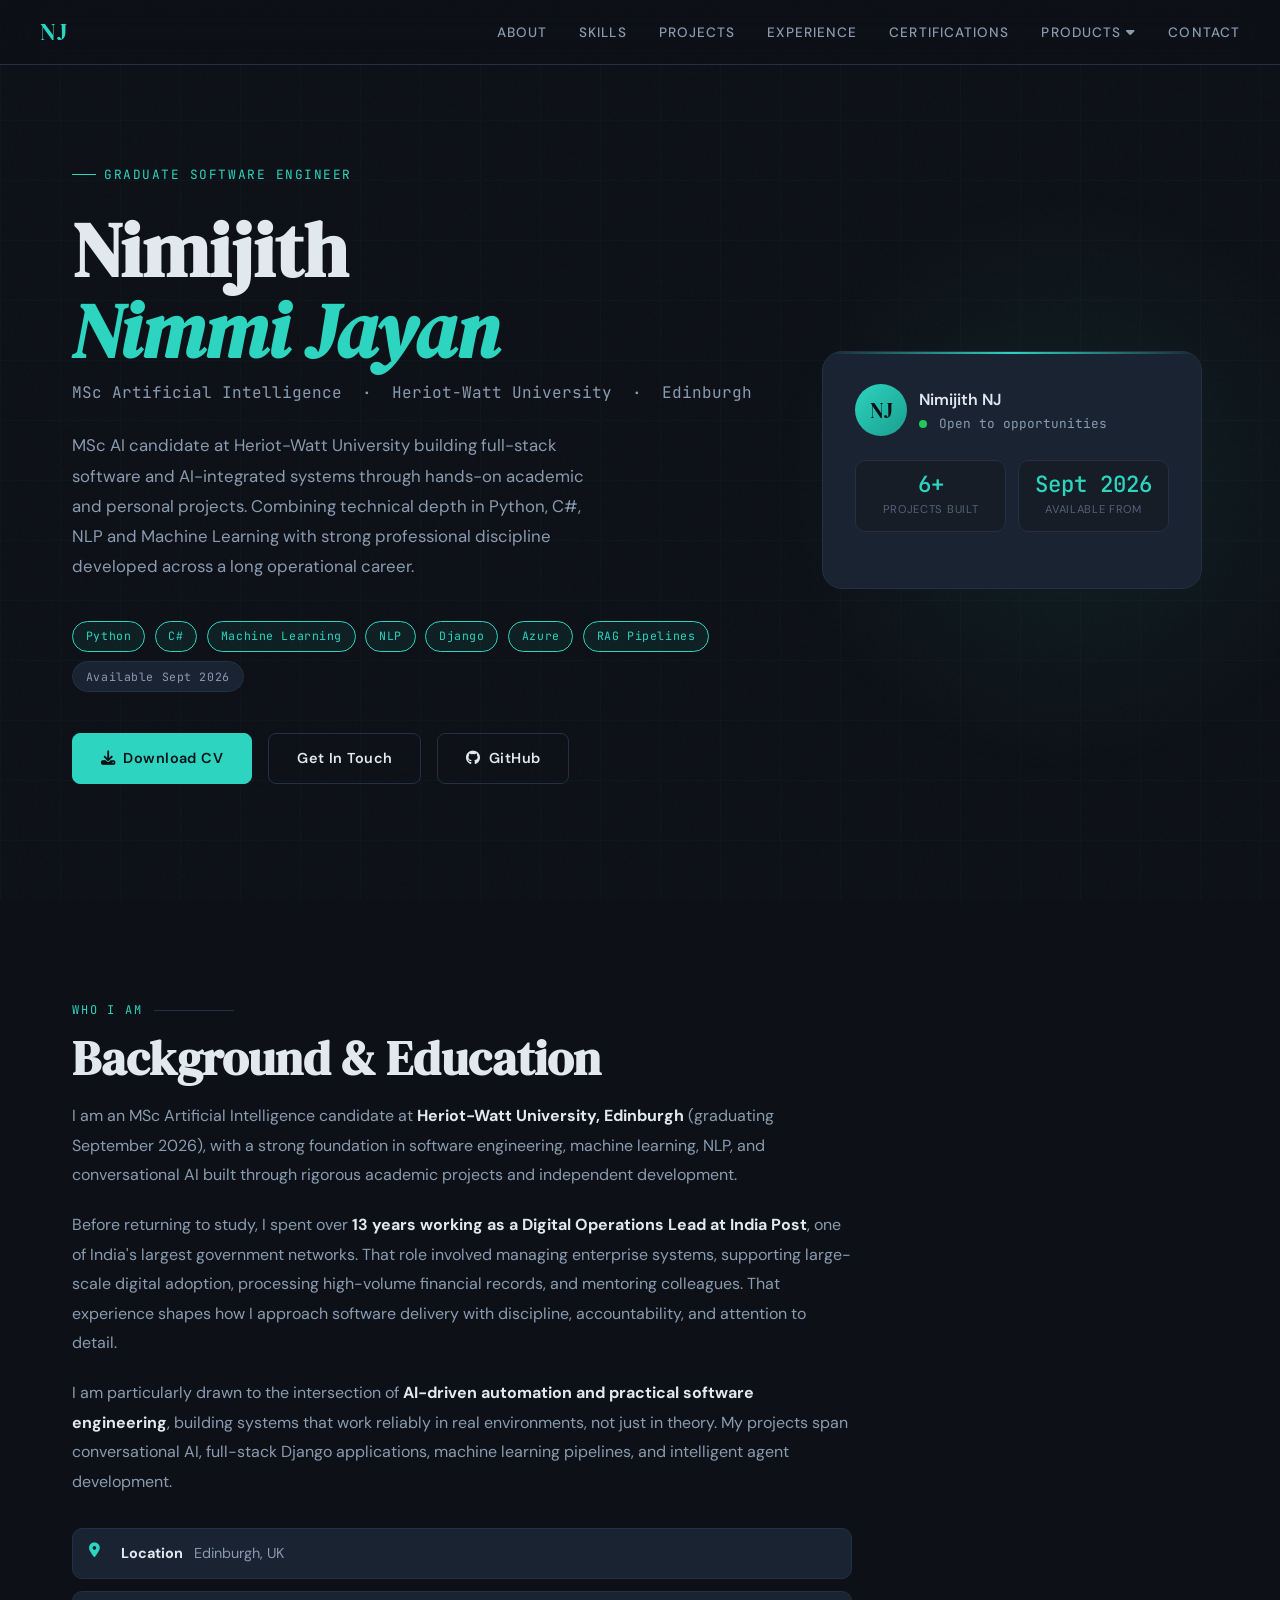
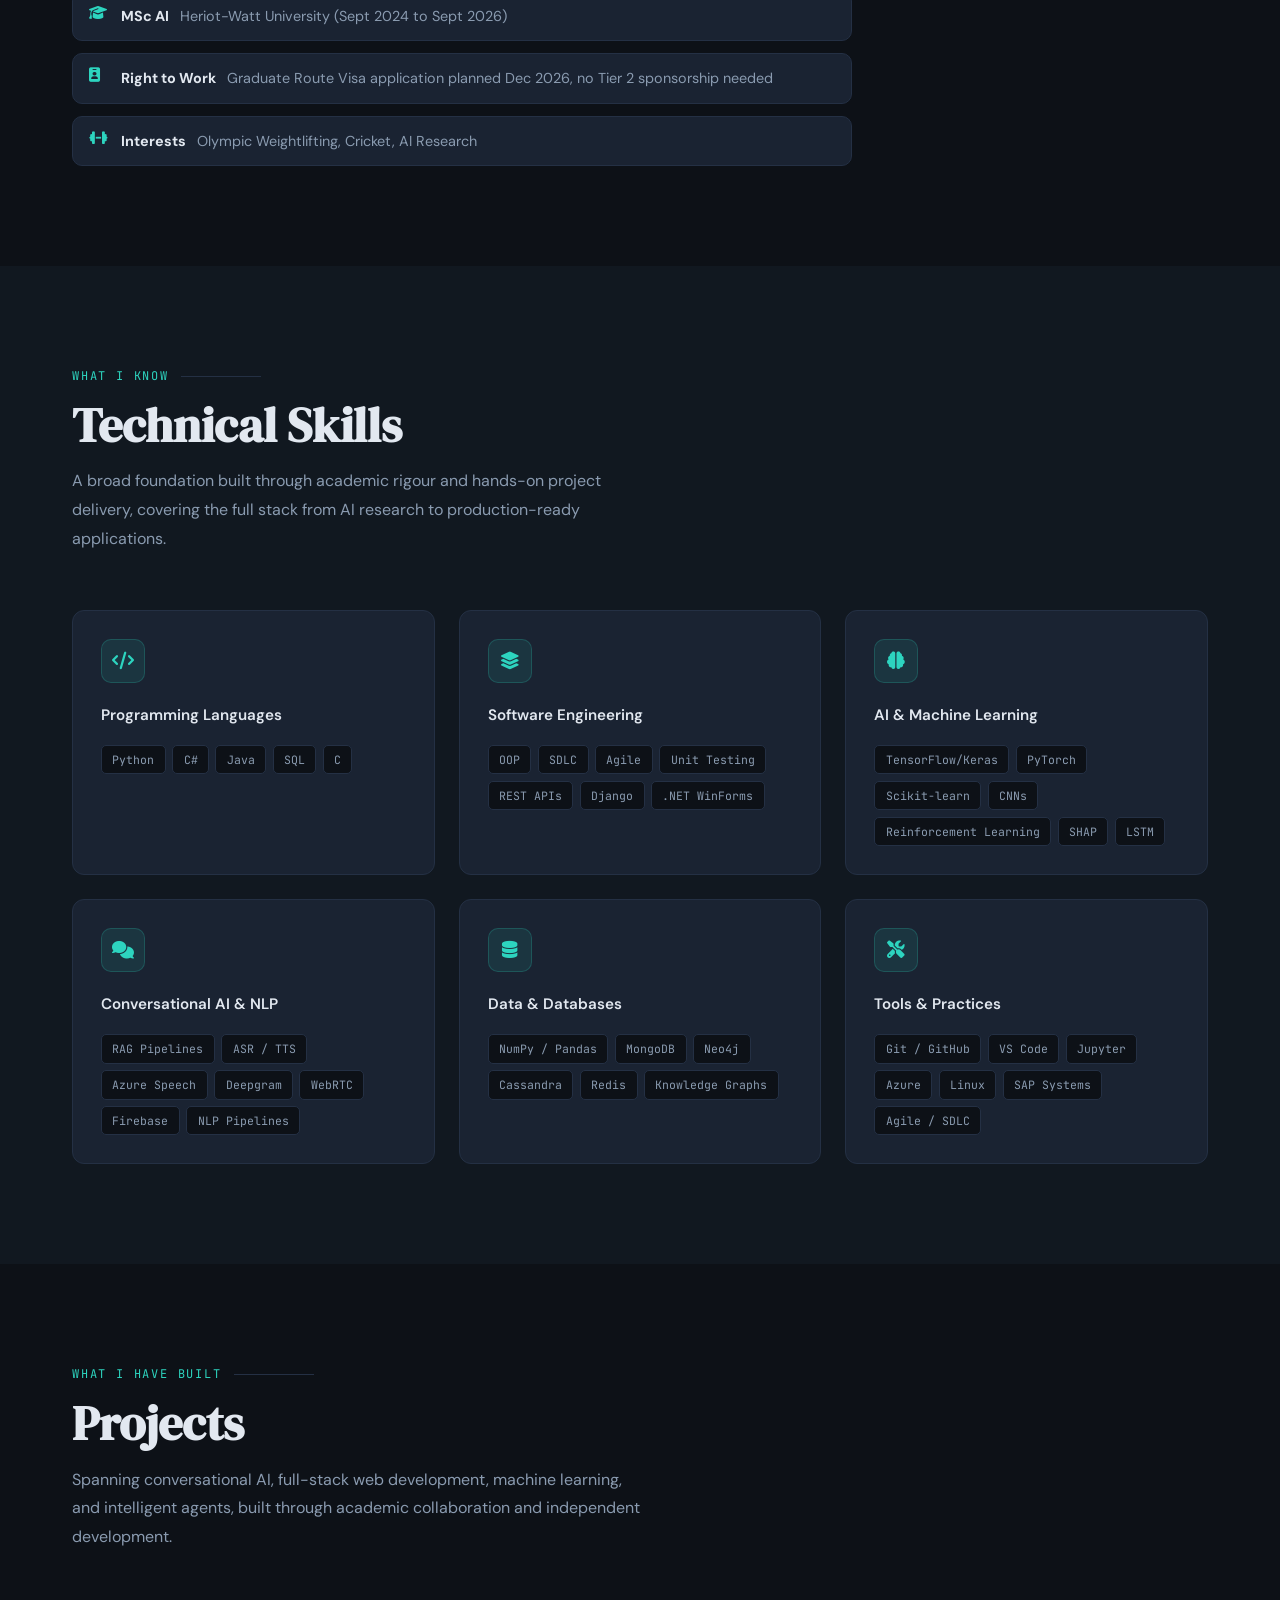
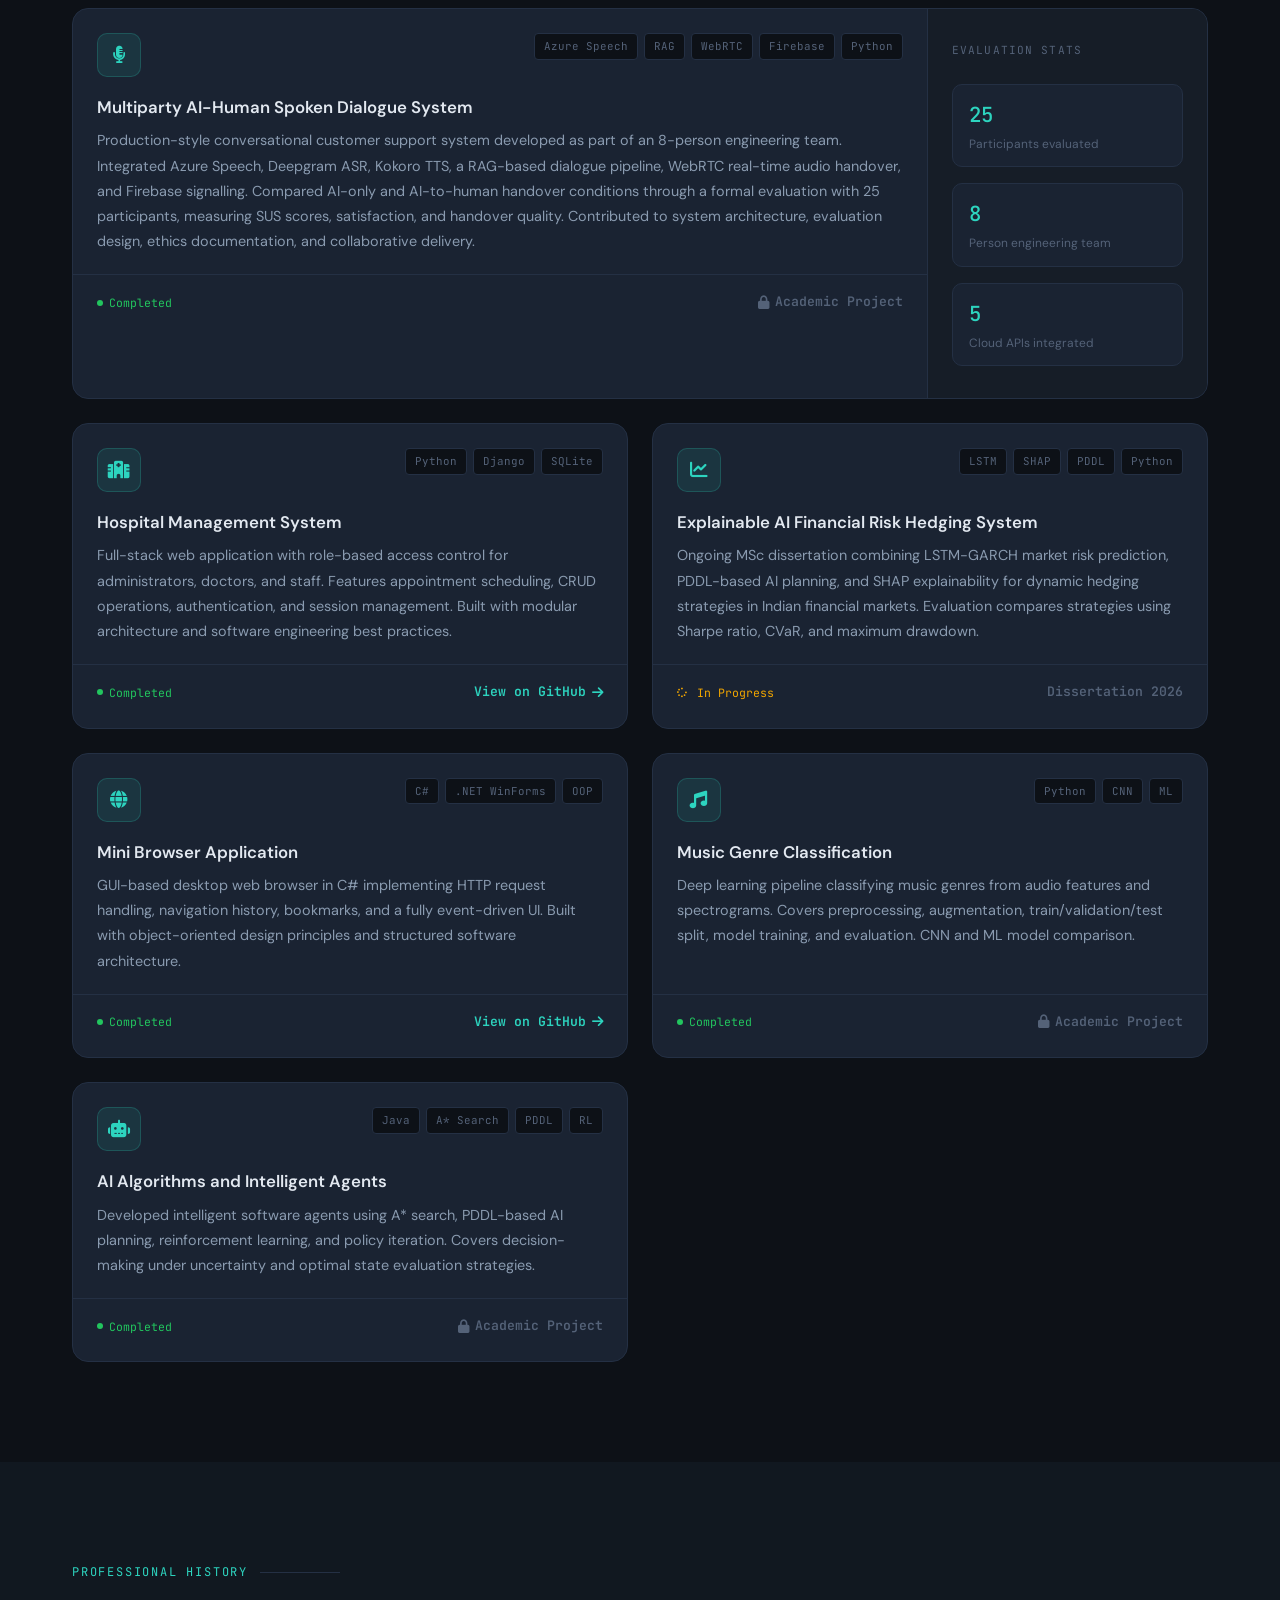
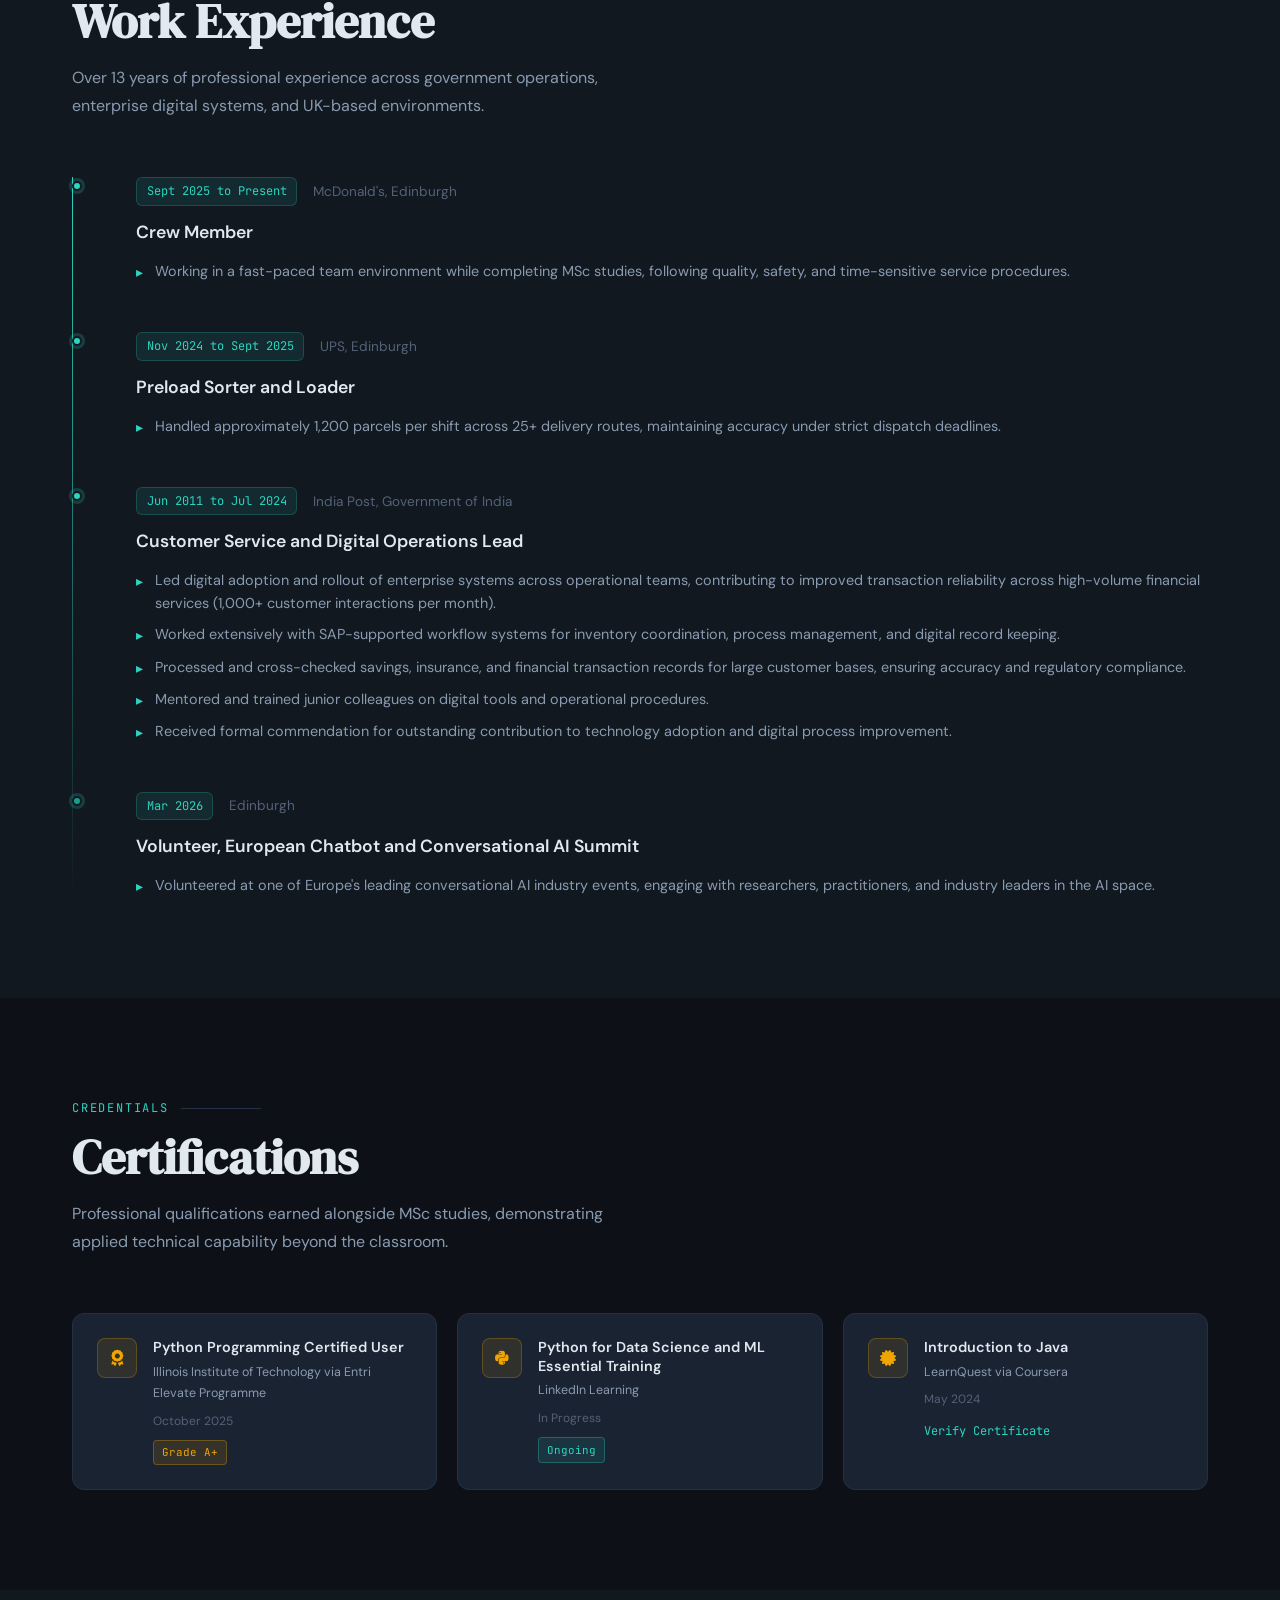
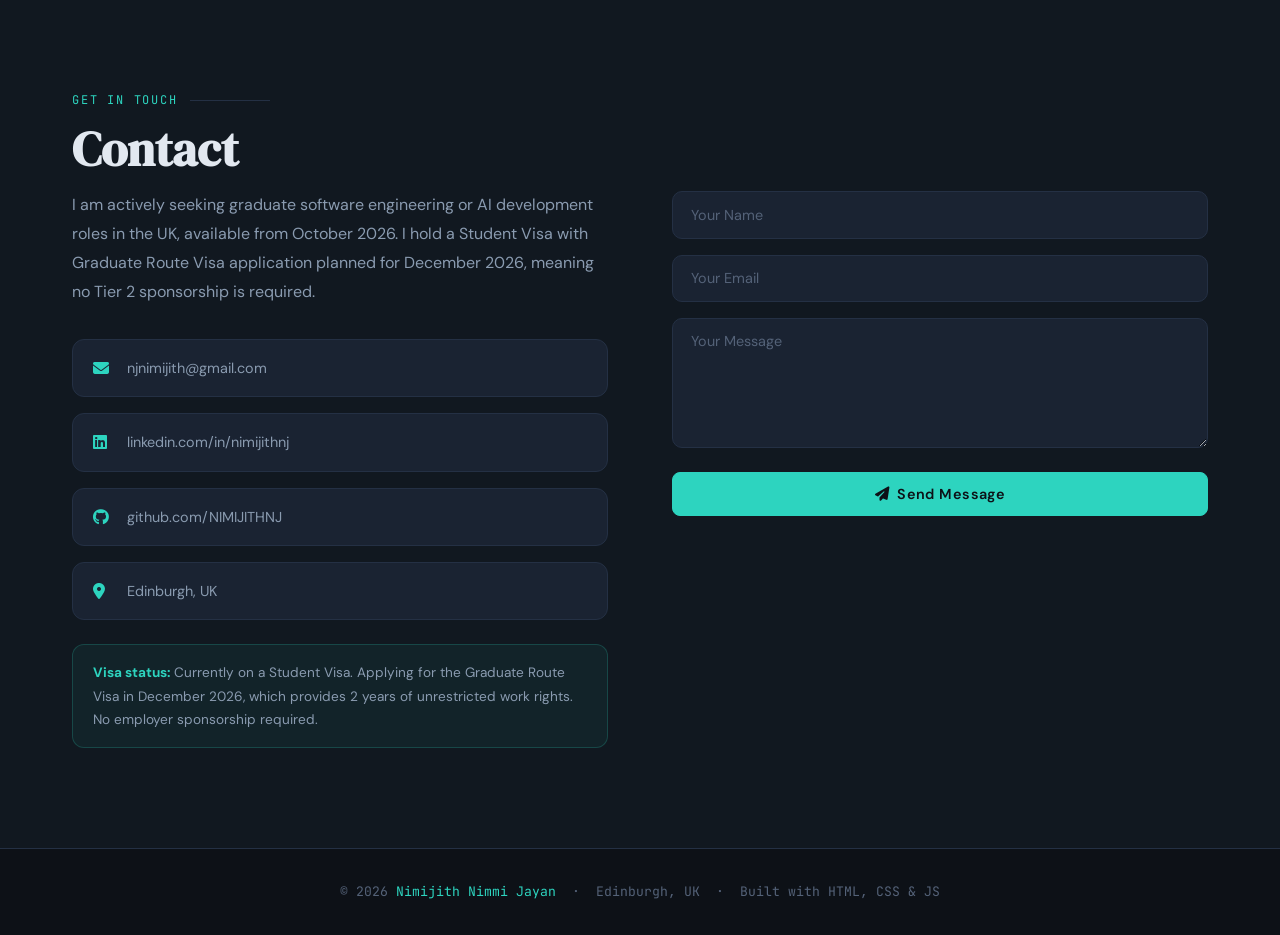
<file: index.html>
<!DOCTYPE html>
<html lang="en">
<head>
<meta charset="UTF-8">
<meta name="viewport" content="width=device-width, initial-scale=1.0">
<title>Nimijith Nimmi Jayan | Graduate Software Engineer & AI Developer</title>
<meta name="description" content="Portfolio of Nimijith Nimmi Jayan, Graduate Software Engineer and MSc AI candidate at Heriot-Watt University. Python, C#, NLP, Machine Learning, Conversational AI.">
<link rel="preconnect" href="https://fonts.googleapis.com">
<link rel="preconnect" href="https://fonts.gstatic.com" crossorigin>
<link href="https://fonts.googleapis.com/css2?family=DM+Serif+Display:ital@0;1&family=DM+Sans:wght@300;400;500;600&family=JetBrains+Mono:wght@400;500&display=swap" rel="stylesheet">
<link rel="stylesheet" href="https://cdnjs.cloudflare.com/ajax/libs/font-awesome/6.4.0/css/all.min.css">
<style>
/* ── VARIABLES ─────────────────────────────────────────────── */
:root {
  --bg:        #0d1117;
  --bg2:       #111820;
  --bg3:       #161d27;
  --surface:   #1a2332;
  --border:    #243044;
  --teal:      #2dd4bf;
  --teal-dim:  #1a9e8f;
  --gold:      #f0a500;
  --text:      #e2e8f0;
  --text-muted:#8a9bb0;
  --text-dim:  #546278;
  --font-serif: 'DM Serif Display', serif;
  --font-sans:  'DM Sans', sans-serif;
  --font-mono:  'JetBrains Mono', monospace;
  --radius:     12px;
  --transition: 0.3s cubic-bezier(0.4, 0, 0.2, 1);
}

/* ── RESET ─────────────────────────────────────────────────── */
*, *::before, *::after { box-sizing: border-box; margin: 0; padding: 0; }
html { scroll-behavior: smooth; font-size: 16px; }
body {
  background: var(--bg);
  color: var(--text);
  font-family: var(--font-sans);
  font-weight: 400;
  line-height: 1.7;
  overflow-x: hidden;
}
a { color: inherit; text-decoration: none; }
img { max-width: 100%; display: block; }
ul { list-style: none; }

/* ── NOISE OVERLAY ─────────────────────────────────────────── */
body::before {
  content: '';
  position: fixed;
  inset: 0;
  background-image: url("data:image/svg+xml,%3Csvg viewBox='0 0 256 256' xmlns='http://www.w3.org/2000/svg'%3E%3Cfilter id='noise'%3E%3CfeTurbulence type='fractalNoise' baseFrequency='0.9' numOctaves='4' stitchTiles='stitch'/%3E%3C/filter%3E%3Crect width='100%25' height='100%25' filter='url(%23noise)' opacity='0.04'/%3E%3C/svg%3E");
  pointer-events: none;
  z-index: 0;
  opacity: 0.4;
}

/* ── GRID BACKGROUND ───────────────────────────────────────── */
body::after {
  content: '';
  position: fixed;
  inset: 0;
  background-image:
    linear-gradient(var(--border) 1px, transparent 1px),
    linear-gradient(90deg, var(--border) 1px, transparent 1px);
  background-size: 60px 60px;
  opacity: 0.15;
  pointer-events: none;
  z-index: 0;
}

/* ── NAVBAR ────────────────────────────────────────────────── */
#header {
  position: fixed;
  top: 0; left: 0; right: 0;
  z-index: 1000;
  padding: 0 2rem;
  background: rgba(13, 17, 23, 0.85);
  backdrop-filter: blur(20px);
  border-bottom: 1px solid var(--border);
  transition: var(--transition);
}
.navbar {
  max-width: 1200px;
  margin: 0 auto;
  display: flex;
  align-items: center;
  justify-content: space-between;
  height: 64px;
}
.logo {
  font-family: var(--font-serif);
  font-size: 1.5rem;
  color: var(--teal);
  letter-spacing: 0.05em;
}
.nav-links {
  display: flex;
  align-items: center;
  gap: 2rem;
}
.nav-links a {
  font-size: 0.85rem;
  font-weight: 500;
  color: var(--text-muted);
  letter-spacing: 0.08em;
  text-transform: uppercase;
  transition: color var(--transition);
  position: relative;
}
.nav-links a::after {
  content: '';
  position: absolute;
  bottom: -4px; left: 0;
  width: 0; height: 1px;
  background: var(--teal);
  transition: width var(--transition);
}
.nav-links a:hover { color: var(--teal); }
.nav-links a:hover::after { width: 100%; }

/* Dropdown */
.dropdown { position: relative; }
.dropdown-content {
  display: none;
  position: absolute;
  top: calc(100% + 12px);
  left: 50%;
  transform: translateX(-50%);
  background: var(--surface);
  border: 1px solid var(--border);
  border-radius: var(--radius);
  padding: 0.5rem;
  min-width: 140px;
  box-shadow: 0 20px 40px rgba(0,0,0,0.4);
}
.dropdown:hover .dropdown-content { display: block; }
.dropdown-content a {
  display: block;
  padding: 0.5rem 0.75rem;
  border-radius: 6px;
  font-size: 0.85rem;
  color: var(--text-muted);
  transition: var(--transition);
}
.dropdown-content a:hover { background: var(--border); color: var(--teal); }

.hamburger { display: none; cursor: pointer; color: var(--text-muted); font-size: 1.4rem; }
.mobile-nav {
  display: none;
  position: fixed;
  inset: 64px 0 0;
  background: var(--bg);
  z-index: 999;
  padding: 2rem;
  flex-direction: column;
  gap: 1.5rem;
  border-top: 1px solid var(--border);
}
.mobile-nav.open { display: flex; }
.mobile-nav a {
  font-size: 1.1rem;
  color: var(--text-muted);
  font-weight: 500;
  padding: 0.5rem 0;
  border-bottom: 1px solid var(--border);
}
.mobile-nav a:hover { color: var(--teal); }

/* ── CONTAINER ─────────────────────────────────────────────── */
.container { max-width: 1200px; margin: 0 auto; padding: 0 2rem; }
section { position: relative; z-index: 1; }

/* ── HERO ──────────────────────────────────────────────────── */
.hero-section {
  min-height: 100vh;
  display: flex;
  align-items: center;
  padding: 100px 0 60px;
  overflow: hidden;
  position: relative;
}

/* Radial glow */
.hero-section::before {
  content: '';
  position: absolute;
  top: 20%; left: 60%;
  width: 600px; height: 600px;
  background: radial-gradient(circle, rgba(45,212,191,0.08) 0%, transparent 70%);
  pointer-events: none;
}

.hero-container {
  display: grid;
  grid-template-columns: 1fr 1fr;
  gap: 4rem;
  align-items: center;
}

.hero-eyebrow {
  display: inline-flex;
  align-items: center;
  gap: 0.5rem;
  font-family: var(--font-mono);
  font-size: 0.8rem;
  color: var(--teal);
  letter-spacing: 0.12em;
  text-transform: uppercase;
  margin-bottom: 1.5rem;
  opacity: 0;
  animation: fadeUp 0.6s ease forwards 0.2s;
}
.hero-eyebrow::before {
  content: '';
  width: 24px; height: 1px;
  background: var(--teal);
}

.hero-name {
  font-family: var(--font-serif);
  font-size: clamp(3rem, 6vw, 5rem);
  line-height: 1.05;
  color: var(--text);
  margin-bottom: 0.5rem;
  opacity: 0;
  animation: fadeUp 0.6s ease forwards 0.4s;
}
.hero-name em {
  font-style: italic;
  color: var(--teal);
}

.hero-role {
  font-family: var(--font-mono);
  font-size: 1rem;
  color: var(--text-muted);
  margin-bottom: 1.5rem;
  opacity: 0;
  animation: fadeUp 0.6s ease forwards 0.6s;
}

.hero-bio {
  font-size: 1.05rem;
  color: var(--text-muted);
  line-height: 1.8;
  max-width: 520px;
  margin-bottom: 2.5rem;
  opacity: 0;
  animation: fadeUp 0.6s ease forwards 0.8s;
}

.hero-badges {
  display: flex;
  flex-wrap: wrap;
  gap: 0.6rem;
  margin-bottom: 2.5rem;
  opacity: 0;
  animation: fadeUp 0.6s ease forwards 0.9s;
}
.badge {
  font-family: var(--font-mono);
  font-size: 0.72rem;
  padding: 0.3rem 0.8rem;
  border-radius: 100px;
  border: 1px solid var(--border);
  color: var(--text-muted);
  background: var(--surface);
  letter-spacing: 0.05em;
}
.badge.highlight {
  border-color: var(--teal);
  color: var(--teal);
  background: rgba(45,212,191,0.08);
}

.hero-ctas {
  display: flex;
  gap: 1rem;
  flex-wrap: wrap;
  opacity: 0;
  animation: fadeUp 0.6s ease forwards 1s;
}

/* Buttons */
.btn {
  display: inline-flex;
  align-items: center;
  gap: 0.5rem;
  padding: 0.75rem 1.75rem;
  border-radius: 8px;
  font-size: 0.9rem;
  font-weight: 600;
  font-family: var(--font-sans);
  cursor: pointer;
  transition: var(--transition);
  border: 1px solid transparent;
  letter-spacing: 0.03em;
}
.btn-primary {
  background: var(--teal);
  color: var(--bg);
  border-color: var(--teal);
}
.btn-primary:hover {
  background: transparent;
  color: var(--teal);
  box-shadow: 0 0 24px rgba(45,212,191,0.25);
}
.btn-secondary {
  background: transparent;
  color: var(--text);
  border-color: var(--border);
}
.btn-secondary:hover {
  border-color: var(--teal);
  color: var(--teal);
}

/* Hero Visual */
.hero-visual {
  display: flex;
  justify-content: center;
  align-items: center;
  opacity: 0;
  animation: fadeIn 1s ease forwards 1.2s;
}
.hero-card {
  background: var(--surface);
  border: 1px solid var(--border);
  border-radius: 20px;
  padding: 2rem;
  width: 100%;
  max-width: 380px;
  position: relative;
  overflow: hidden;
}
.hero-card::before {
  content: '';
  position: absolute;
  top: 0; left: 0; right: 0;
  height: 2px;
  background: linear-gradient(90deg, transparent, var(--teal), transparent);
}
.hero-card-header {
  display: flex;
  align-items: center;
  gap: 0.75rem;
  margin-bottom: 1.5rem;
}
.avatar {
  width: 52px; height: 52px;
  border-radius: 50%;
  background: linear-gradient(135deg, var(--teal), var(--teal-dim));
  display: flex;
  align-items: center;
  justify-content: center;
  font-family: var(--font-serif);
  font-size: 1.3rem;
  color: var(--bg);
  flex-shrink: 0;
}
.hero-card-info h4 {
  font-size: 1rem;
  font-weight: 600;
  color: var(--text);
}
.hero-card-info p {
  font-size: 0.8rem;
  color: var(--text-muted);
  font-family: var(--font-mono);
}
.status-dot {
  width: 8px; height: 8px;
  border-radius: 50%;
  background: #22c55e;
  display: inline-block;
  margin-right: 4px;
  animation: pulse-dot 2s infinite;
}
.stats-grid {
  display: grid;
  grid-template-columns: 1fr 1fr;
  gap: 0.75rem;
  margin-bottom: 1.5rem;
}
.stat-box .num { font-size: 1.6rem; }
.stat-box {
  background: var(--bg3);
  border: 1px solid var(--border);
  border-radius: 10px;
  padding: 0.75rem;
  text-align: center;
}
.stat-box .num {
  font-family: var(--font-mono);
  font-size: 1.4rem;
  font-weight: 500;
  color: var(--teal);
  line-height: 1;
  display: block;
}
.stat-box .label {
  font-size: 0.7rem;
  color: var(--text-dim);
  text-transform: uppercase;
  letter-spacing: 0.06em;
  margin-top: 0.25rem;
  display: block;
}
.tech-row {
  display: flex;
  flex-wrap: wrap;
  gap: 0.4rem;
}
.tech-pill {
  font-family: var(--font-mono);
  font-size: 0.7rem;
  padding: 0.2rem 0.6rem;
  border-radius: 4px;
  background: var(--bg);
  border: 1px solid var(--border);
  color: var(--text-muted);
}

/* ── SECTION SHARED ────────────────────────────────────────── */
.section { padding: 100px 0; }
.section-label {
  font-family: var(--font-mono);
  font-size: 0.75rem;
  color: var(--teal);
  letter-spacing: 0.15em;
  text-transform: uppercase;
  margin-bottom: 0.75rem;
  display: flex;
  align-items: center;
  gap: 0.75rem;
}
.section-label::after {
  content: '';
  flex: 1;
  height: 1px;
  background: var(--border);
  max-width: 80px;
}
.section-title {
  font-family: var(--font-serif);
  font-size: clamp(2rem, 4vw, 3rem);
  color: var(--text);
  line-height: 1.1;
  margin-bottom: 1rem;
}
.section-sub {
  font-size: 1rem;
  color: var(--text-muted);
  max-width: 580px;
  margin-bottom: 3.5rem;
  line-height: 1.8;
}

/* ── ABOUT ─────────────────────────────────────────────────── */
.about-grid {
  display: grid;
  grid-template-columns: 1fr;
  max-width: 780px;
}
.about-text p {
  color: var(--text-muted);
  margin-bottom: 1.25rem;
  line-height: 1.85;
}
.about-text p strong { color: var(--text); }
.about-details {
  margin-top: 2rem;
  display: flex;
  flex-direction: column;
  gap: 0.75rem;
}
.about-detail-item {
  display: flex;
  align-items: flex-start;
  gap: 1rem;
  padding: 0.75rem 1rem;
  background: var(--surface);
  border: 1px solid var(--border);
  border-radius: 10px;
  font-size: 0.9rem;
}
.about-detail-item i {
  color: var(--teal);
  width: 16px;
  margin-top: 2px;
  flex-shrink: 0;
}
.about-detail-item span { color: var(--text-muted); }
.about-detail-item strong { color: var(--text); margin-right: 0.5rem; }


/* ── SKILLS ────────────────────────────────────────────────── */
.skills-section { background: var(--bg2); }
.skills-grid {
  display: grid;
  grid-template-columns: repeat(3, 1fr);
  gap: 1.5rem;
}
.skill-card {
  background: var(--surface);
  border: 1px solid var(--border);
  border-radius: var(--radius);
  padding: 1.75rem;
  transition: var(--transition);
  position: relative;
  overflow: hidden;
}
.skill-card::before {
  content: '';
  position: absolute;
  top: 0; left: 0; right: 0;
  height: 2px;
  background: linear-gradient(90deg, var(--teal), transparent);
  opacity: 0;
  transition: opacity var(--transition);
}
.skill-card:hover { border-color: var(--teal); transform: translateY(-3px); }
.skill-card:hover::before { opacity: 1; }
.skill-card-icon {
  width: 44px; height: 44px;
  border-radius: 10px;
  background: rgba(45,212,191,0.1);
  border: 1px solid rgba(45,212,191,0.2);
  display: flex;
  align-items: center;
  justify-content: center;
  color: var(--teal);
  font-size: 1.1rem;
  margin-bottom: 1.25rem;
}
.skill-card h3 {
  font-size: 0.95rem;
  font-weight: 600;
  color: var(--text);
  margin-bottom: 1rem;
}
.skill-tags {
  display: flex;
  flex-wrap: wrap;
  gap: 0.4rem;
}
.skill-tag {
  font-family: var(--font-mono);
  font-size: 0.72rem;
  padding: 0.25rem 0.65rem;
  background: var(--bg);
  border: 1px solid var(--border);
  border-radius: 5px;
  color: var(--text-muted);
}

/* ── PROJECTS ──────────────────────────────────────────────── */
.projects-grid {
  display: grid;
  grid-template-columns: repeat(2, 1fr);
  gap: 1.5rem;
}
.project-card {
  background: var(--surface);
  border: 1px solid var(--border);
  border-radius: 16px;
  overflow: hidden;
  transition: var(--transition);
  display: flex;
  flex-direction: column;
}
.project-card:hover { border-color: var(--teal); transform: translateY(-4px); box-shadow: 0 20px 40px rgba(0,0,0,0.3); }
.project-card.featured {
  grid-column: 1 / -1;
  flex-direction: row;
}
.project-header {
  padding: 1.5rem 1.5rem 0;
  display: flex;
  align-items: flex-start;
  justify-content: space-between;
  gap: 1rem;
}
.project-icon {
  width: 44px; height: 44px;
  border-radius: 10px;
  background: rgba(45,212,191,0.1);
  border: 1px solid rgba(45,212,191,0.2);
  display: flex;
  align-items: center;
  justify-content: center;
  color: var(--teal);
  font-size: 1.1rem;
  flex-shrink: 0;
}
.project-tags { display: flex; gap: 0.4rem; flex-wrap: wrap; justify-content: flex-end; }
.project-tag {
  font-family: var(--font-mono);
  font-size: 0.68rem;
  padding: 0.2rem 0.55rem;
  border-radius: 4px;
  background: var(--bg);
  border: 1px solid var(--border);
  color: var(--text-dim);
}
.project-body { padding: 1.25rem 1.5rem; flex: 1; }
.project-body h3 {
  font-size: 1.05rem;
  font-weight: 600;
  color: var(--text);
  margin-bottom: 0.6rem;
  line-height: 1.3;
}
.project-body p {
  font-size: 0.9rem;
  color: var(--text-muted);
  line-height: 1.75;
}
.project-footer {
  padding: 1rem 1.5rem 1.5rem;
  display: flex;
  align-items: center;
  justify-content: space-between;
  border-top: 1px solid var(--border);
  margin-top: auto;
}
.project-status {
  font-family: var(--font-mono);
  font-size: 0.72rem;
  color: var(--text-dim);
  display: flex;
  align-items: center;
  gap: 0.4rem;
}
.project-status.active { color: #22c55e; }
.project-status.active::before {
  content: '';
  width: 6px; height: 6px;
  border-radius: 50%;
  background: #22c55e;
}
.project-link {
  display: inline-flex;
  align-items: center;
  gap: 0.4rem;
  font-size: 0.82rem;
  font-weight: 600;
  color: var(--teal);
  transition: var(--transition);
  font-family: var(--font-mono);
}
.project-link:hover { gap: 0.7rem; }
.project-link.disabled { color: var(--text-dim); pointer-events: none; }

/* Featured card layout */
.project-card.featured .project-main { flex: 1; }
.project-card.featured .project-aside {
  width: 280px;
  flex-shrink: 0;
  background: var(--bg3);
  border-left: 1px solid var(--border);
  padding: 2rem 1.5rem;
  display: flex;
  flex-direction: column;
  justify-content: center;
  gap: 1rem;
}
.aside-label {
  font-family: var(--font-mono);
  font-size: 0.7rem;
  color: var(--text-dim);
  text-transform: uppercase;
  letter-spacing: 0.1em;
  margin-bottom: 0.5rem;
}
.aside-metric {
  background: var(--surface);
  border: 1px solid var(--border);
  border-radius: 10px;
  padding: 0.75rem 1rem;
}
.aside-metric .val {
  font-family: var(--font-mono);
  font-size: 1.3rem;
  color: var(--teal);
  font-weight: 500;
}
.aside-metric .key {
  font-size: 0.75rem;
  color: var(--text-dim);
  margin-top: 0.1rem;
}

/* ── EXPERIENCE ────────────────────────────────────────────── */
.experience-section { background: var(--bg2); }
.timeline { position: relative; padding-left: 2rem; }
.timeline::before {
  content: '';
  position: absolute;
  left: 0; top: 0; bottom: 0;
  width: 1px;
  background: linear-gradient(to bottom, var(--teal), transparent);
}
.timeline-item {
  position: relative;
  padding: 0 0 3rem 2rem;
}
.timeline-item:last-child { padding-bottom: 0; }
.timeline-dot {
  position: absolute;
  left: -2rem;
  top: 4px;
  width: 10px; height: 10px;
  border-radius: 50%;
  background: var(--teal);
  border: 2px solid var(--bg2);
  box-shadow: 0 0 0 3px rgba(45,212,191,0.2);
}
.timeline-meta {
  display: flex;
  align-items: center;
  gap: 1rem;
  margin-bottom: 0.75rem;
  flex-wrap: wrap;
}
.timeline-date {
  font-family: var(--font-mono);
  font-size: 0.75rem;
  color: var(--teal);
  background: rgba(45,212,191,0.1);
  border: 1px solid rgba(45,212,191,0.2);
  padding: 0.2rem 0.6rem;
  border-radius: 6px;
}
.timeline-org {
  font-size: 0.85rem;
  color: var(--text-dim);
}
.timeline-title {
  font-size: 1.1rem;
  font-weight: 600;
  color: var(--text);
  margin-bottom: 0.75rem;
}
.timeline-points {
  display: flex;
  flex-direction: column;
  gap: 0.5rem;
}
.timeline-point {
  display: flex;
  gap: 0.75rem;
  font-size: 0.9rem;
  color: var(--text-muted);
  line-height: 1.6;
}
.timeline-point::before {
  content: '▸';
  color: var(--teal);
  flex-shrink: 0;
  margin-top: 1px;
}

/* ── CERTIFICATIONS ────────────────────────────────────────── */
.cert-grid {
  display: grid;
  grid-template-columns: repeat(3, 1fr);
  gap: 1.25rem;
}
.cert-card {
  background: var(--surface);
  border: 1px solid var(--border);
  border-radius: var(--radius);
  padding: 1.5rem;
  display: flex;
  gap: 1rem;
  align-items: flex-start;
  transition: var(--transition);
}
.cert-card:hover { border-color: var(--teal); }
.cert-icon {
  width: 40px; height: 40px;
  border-radius: 8px;
  background: rgba(240,165,0,0.1);
  border: 1px solid rgba(240,165,0,0.25);
  display: flex;
  align-items: center;
  justify-content: center;
  color: var(--gold);
  font-size: 1rem;
  flex-shrink: 0;
}
.cert-info h4 {
  font-size: 0.9rem;
  font-weight: 600;
  color: var(--text);
  margin-bottom: 0.3rem;
  line-height: 1.3;
}
.cert-info p {
  font-size: 0.78rem;
  color: var(--text-muted);
  margin-bottom: 0.4rem;
}
.cert-grade {
  display: inline-block;
  font-family: var(--font-mono);
  font-size: 0.68rem;
  padding: 0.15rem 0.5rem;
  border-radius: 4px;
  background: rgba(240,165,0,0.12);
  color: var(--gold);
  border: 1px solid rgba(240,165,0,0.3);
}

/* ── CONTACT ───────────────────────────────────────────────── */
.contact-wrapper {
  display: grid;
  grid-template-columns: 1fr 1fr;
  gap: 4rem;
  align-items: start;
}
.contact-links {
  display: flex;
  flex-direction: column;
  gap: 1rem;
  margin-top: 2rem;
}
.contact-link-item {
  display: flex;
  align-items: center;
  gap: 1rem;
  padding: 1rem 1.25rem;
  background: var(--surface);
  border: 1px solid var(--border);
  border-radius: var(--radius);
  transition: var(--transition);
  color: var(--text-muted);
  font-size: 0.9rem;
}
.contact-link-item:hover { border-color: var(--teal); color: var(--text); }
.contact-link-item i {
  color: var(--teal);
  width: 18px;
  font-size: 1rem;
}
.contact-note {
  margin-top: 1.5rem;
  padding: 1rem 1.25rem;
  background: rgba(45,212,191,0.06);
  border: 1px solid rgba(45,212,191,0.2);
  border-radius: var(--radius);
  font-size: 0.85rem;
  color: var(--text-muted);
  line-height: 1.7;
}
.contact-note strong { color: var(--teal); }

/* Contact Form */
.contact-form {
  display: flex;
  flex-direction: column;
  gap: 1rem;
}
.form-group input,
.form-group textarea {
  width: 100%;
  background: var(--surface);
  border: 1px solid var(--border);
  border-radius: 10px;
  padding: 0.85rem 1.1rem;
  color: var(--text);
  font-family: var(--font-sans);
  font-size: 0.9rem;
  outline: none;
  transition: border-color var(--transition);
}
.form-group input:focus,
.form-group textarea:focus { border-color: var(--teal); }
.form-group input::placeholder,
.form-group textarea::placeholder { color: var(--text-dim); }
.form-group textarea { resize: vertical; min-height: 130px; }

/* ── FOOTER ────────────────────────────────────────────────── */
footer {
  border-top: 1px solid var(--border);
  padding: 2rem;
  text-align: center;
  position: relative;
  z-index: 1;
}
footer p {
  font-size: 0.82rem;
  color: var(--text-dim);
  font-family: var(--font-mono);
}
footer span { color: var(--teal); }

/* ── ANIMATIONS ────────────────────────────────────────────── */
@keyframes fadeUp {
  from { opacity: 0; transform: translateY(24px); }
  to   { opacity: 1; transform: translateY(0); }
}
@keyframes fadeIn {
  from { opacity: 0; }
  to   { opacity: 1; }
}
@keyframes pulse-dot {
  0%, 100% { box-shadow: 0 0 0 0 rgba(34,197,94,0.4); }
  50%       { box-shadow: 0 0 0 6px rgba(34,197,94,0); }
}

/* Scroll reveal */
.reveal {
  opacity: 0;
  transform: translateY(30px);
  transition: opacity 0.6s ease, transform 0.6s ease;
}
.reveal.visible {
  opacity: 1;
  transform: none;
}

/* ── RESPONSIVE ────────────────────────────────────────────── */
@media (max-width: 900px) {
  .nav-links { display: none; }
  .hamburger { display: block; }
  .hero-container { grid-template-columns: 1fr; }
  .hero-visual { display: none; }
  .about-grid { grid-template-columns: 1fr; }
  .skills-grid { grid-template-columns: 1fr 1fr; }
  .projects-grid { grid-template-columns: 1fr; }
  .project-card.featured { flex-direction: column; }
  .project-card.featured .project-aside { width: 100%; border-left: none; border-top: 1px solid var(--border); }
  .cert-grid { grid-template-columns: 1fr 1fr; }
  .contact-wrapper { grid-template-columns: 1fr; }
}
@media (max-width: 600px) {
  .skills-grid { grid-template-columns: 1fr; }
  .cert-grid { grid-template-columns: 1fr; }
  .container { padding: 0 1.25rem; }
  .section { padding: 70px 0; }
}
</style>
</head>
<body>

<!-- NAVBAR -->
<header id="header">
  <nav class="navbar">
    <div class="logo">NJ</div>
    <ul class="nav-links">
      <li><a href="#about">About</a></li>
      <li><a href="#skills">Skills</a></li>
      <li><a href="#projects">Projects</a></li>
      <li><a href="#experience">Experience</a></li>
      <li><a href="#certifications">Certifications</a></li>
      <li class="dropdown">
        <a href="#" class="dropbtn">Products <i class="fas fa-caret-down"></i></a>
        <div class="dropdown-content">
          <a href="Fitquiz/index.html" target="_blank"><i class="fas fa-dumbbell"></i> FitQuiz</a>
        </div>
      </li>
      <li><a href="#contact">Contact</a></li>
    </ul>
    <div class="hamburger" id="hamburger"><i class="fas fa-bars"></i></div>
  </nav>
</header>

<!-- MOBILE NAV -->
<div class="mobile-nav" id="mobileNav">
  <a href="#about" class="mobile-link">About</a>
  <a href="#skills" class="mobile-link">Skills</a>
  <a href="#projects" class="mobile-link">Projects</a>
  <a href="#experience" class="mobile-link">Experience</a>
  <a href="#certifications" class="mobile-link">Certifications</a>
  <a href="#contact" class="mobile-link">Contact</a>
</div>

<main>

<!-- HERO -->
<section id="hero" class="hero-section">
  <div class="container hero-container">
    <div class="hero-content">
      <div class="hero-eyebrow">Graduate Software Engineer</div>
      <h1 class="hero-name">Nimijith<br><em>Nimmi Jayan</em></h1>
      <p class="hero-role" style="white-space:nowrap;">MSc Artificial Intelligence &nbsp;·&nbsp; Heriot-Watt University &nbsp;·&nbsp; Edinburgh</p>
      <p class="hero-bio">MSc AI candidate at Heriot-Watt University building full-stack software and AI-integrated systems through hands-on academic and personal projects. Combining technical depth in Python, C#, NLP and Machine Learning with strong professional discipline developed across a long operational career.</p>
      <div class="hero-badges">
        <span class="badge highlight">Python</span>
        <span class="badge highlight">C#</span>
        <span class="badge highlight">Machine Learning</span>
        <span class="badge highlight">NLP</span>
        <span class="badge highlight">Django</span>
        <span class="badge highlight">Azure</span>
        <span class="badge highlight">RAG Pipelines</span>
        <span class="badge">Available Sept 2026</span>
      </div>
      <div class="hero-ctas">
        <a href="cv.pdf" download class="btn btn-primary"><i class="fas fa-download"></i> Download CV</a>
        <a href="#contact" class="btn btn-secondary">Get In Touch</a>
        <a href="https://github.com/NIMIJITHNJ" target="_blank" class="btn btn-secondary"><i class="fab fa-github"></i> GitHub</a>
      </div>
    </div>
    <div class="hero-visual">
      <div class="hero-card">
        <div class="hero-card-header">
          <div class="avatar">NJ</div>
          <div class="hero-card-info">
            <h4>Nimijith NJ</h4>
            <p><span class="status-dot"></span> Open to opportunities</p>
          </div>
        </div>
        <div class="stats-grid">
          <div class="stat-box">
            <span class="num">6+</span>
            <span class="label">Projects Built</span>
          </div>
          <div class="stat-box">
            <span class="num">Sept 2026</span>
            <span class="label">Available From</span>
          </div>
        </div>
        </div>
      </div>
    </div>
  </div>
</section>

<!-- ABOUT -->
<section id="about" class="section">
  <div class="container">
    <p class="section-label">Who I Am</p>
    <h2 class="section-title">Background &amp; Education</h2>
    <div class="about-grid">
      <div class="about-text reveal">
        <p>I am an MSc Artificial Intelligence candidate at <strong>Heriot-Watt University, Edinburgh</strong> (graduating September 2026), with a strong foundation in software engineering, machine learning, NLP, and conversational AI built through rigorous academic projects and independent development.</p>
        <p>Before returning to study, I spent over <strong>13 years working as a Digital Operations Lead at India Post</strong>, one of India's largest government networks. That role involved managing enterprise systems, supporting large-scale digital adoption, processing high-volume financial records, and mentoring colleagues. That experience shapes how I approach software delivery with discipline, accountability, and attention to detail.</p>
        <p>I am particularly drawn to the intersection of <strong>AI-driven automation and practical software engineering</strong>, building systems that work reliably in real environments, not just in theory. My projects span conversational AI, full-stack Django applications, machine learning pipelines, and intelligent agent development.</p>
        <div class="about-details">
          <div class="about-detail-item">
            <i class="fas fa-map-marker-alt"></i>
            <div><strong>Location&nbsp;</strong><span>Edinburgh, UK</span></div>
          </div>
          <div class="about-detail-item">
            <i class="fas fa-graduation-cap"></i>
            <div><strong>MSc AI&nbsp;</strong><span>Heriot-Watt University (Sept 2024 to Sept 2026)</span></div>
          </div>
          <div class="about-detail-item">
            <i class="fas fa-id-badge"></i>
            <div><strong>Right to Work&nbsp;</strong><span>Graduate Route Visa application planned Dec 2026, no Tier 2 sponsorship needed</span></div>
          </div>
          <div class="about-detail-item">
            <i class="fas fa-dumbbell"></i>
            <div><strong>Interests&nbsp;</strong><span>Olympic Weightlifting, Cricket, AI Research</span></div>
          </div>
        </div>
      </div>
    </div>
  </div>
</section>

<!-- SKILLS -->
<section id="skills" class="section skills-section">
  <div class="container">
    <p class="section-label">What I Know</p>
    <h2 class="section-title">Technical Skills</h2>
    <p class="section-sub">A broad foundation built through academic rigour and hands-on project delivery, covering the full stack from AI research to production-ready applications.</p>
    <div class="skills-grid">
      <div class="skill-card reveal">
        <div class="skill-card-icon"><i class="fas fa-code"></i></div>
        <h3>Programming Languages</h3>
        <div class="skill-tags">
          <span class="skill-tag">Python</span>
          <span class="skill-tag">C#</span>
          <span class="skill-tag">Java</span>
          <span class="skill-tag">SQL</span>
          <span class="skill-tag">C</span>
        </div>
      </div>
      <div class="skill-card reveal" style="transition-delay:0.1s">
        <div class="skill-card-icon"><i class="fas fa-layer-group"></i></div>
        <h3>Software Engineering</h3>
        <div class="skill-tags">
          <span class="skill-tag">OOP</span>
          <span class="skill-tag">SDLC</span>
          <span class="skill-tag">Agile</span>
          <span class="skill-tag">Unit Testing</span>
          <span class="skill-tag">REST APIs</span>
          <span class="skill-tag">Django</span>
          <span class="skill-tag">.NET WinForms</span>
        </div>
      </div>
      <div class="skill-card reveal" style="transition-delay:0.2s">
        <div class="skill-card-icon"><i class="fas fa-brain"></i></div>
        <h3>AI &amp; Machine Learning</h3>
        <div class="skill-tags">
          <span class="skill-tag">TensorFlow/Keras</span>
          <span class="skill-tag">PyTorch</span>
          <span class="skill-tag">Scikit-learn</span>
          <span class="skill-tag">CNNs</span>
          <span class="skill-tag">Reinforcement Learning</span>
          <span class="skill-tag">SHAP</span>
          <span class="skill-tag">LSTM</span>
        </div>
      </div>
      <div class="skill-card reveal" style="transition-delay:0.3s">
        <div class="skill-card-icon"><i class="fas fa-comments"></i></div>
        <h3>Conversational AI &amp; NLP</h3>
        <div class="skill-tags">
          <span class="skill-tag">RAG Pipelines</span>
          <span class="skill-tag">ASR / TTS</span>
          <span class="skill-tag">Azure Speech</span>
          <span class="skill-tag">Deepgram</span>
          <span class="skill-tag">WebRTC</span>
          <span class="skill-tag">Firebase</span>
          <span class="skill-tag">NLP Pipelines</span>
        </div>
      </div>
      <div class="skill-card reveal" style="transition-delay:0.4s">
        <div class="skill-card-icon"><i class="fas fa-database"></i></div>
        <h3>Data &amp; Databases</h3>
        <div class="skill-tags">
          <span class="skill-tag">NumPy / Pandas</span>
          <span class="skill-tag">MongoDB</span>
          <span class="skill-tag">Neo4j</span>
          <span class="skill-tag">Cassandra</span>
          <span class="skill-tag">Redis</span>
          <span class="skill-tag">Knowledge Graphs</span>
        </div>
      </div>
      <div class="skill-card reveal" style="transition-delay:0.5s">
        <div class="skill-card-icon"><i class="fas fa-tools"></i></div>
        <h3>Tools &amp; Practices</h3>
        <div class="skill-tags">
          <span class="skill-tag">Git / GitHub</span>
          <span class="skill-tag">VS Code</span>
          <span class="skill-tag">Jupyter</span>
          <span class="skill-tag">Azure</span>
          <span class="skill-tag">Linux</span>
          <span class="skill-tag">SAP Systems</span>
          <span class="skill-tag">Agile / SDLC</span>
        </div>
      </div>
    </div>
  </div>
</section>

<!-- PROJECTS -->
<section id="projects" class="section">
  <div class="container">
    <p class="section-label">What I Have Built</p>
    <h2 class="section-title">Projects</h2>
    <p class="section-sub">Spanning conversational AI, full-stack web development, machine learning, and intelligent agents, built through academic collaboration and independent development.</p>
    <div class="projects-grid">

      <!-- Featured: Conversational AI -->
      <div class="project-card featured reveal">
        <div class="project-main">
          <div class="project-header">
            <div class="project-icon"><i class="fas fa-microphone-alt"></i></div>
            <div class="project-tags">
              <span class="project-tag">Azure Speech</span>
              <span class="project-tag">RAG</span>
              <span class="project-tag">WebRTC</span>
              <span class="project-tag">Firebase</span>
              <span class="project-tag">Python</span>
            </div>
          </div>
          <div class="project-body">
            <h3>Multiparty AI-Human Spoken Dialogue System</h3>
            <p>Production-style conversational customer support system developed as part of an 8-person engineering team. Integrated Azure Speech, Deepgram ASR, Kokoro TTS, a RAG-based dialogue pipeline, WebRTC real-time audio handover, and Firebase signalling. Compared AI-only and AI-to-human handover conditions through a formal evaluation with 25 participants, measuring SUS scores, satisfaction, and handover quality. Contributed to system architecture, evaluation design, ethics documentation, and collaborative delivery.</p>
          </div>
          <div class="project-footer">
            <span class="project-status active">Completed</span>
            <span class="project-link disabled"><i class="fas fa-lock"></i> Academic Project</span>
          </div>
        </div>
        <div class="project-aside">
          <div class="aside-label">Evaluation Stats</div>
          <div class="aside-metric">
            <div class="val">25</div>
            <div class="key">Participants evaluated</div>
          </div>
          <div class="aside-metric">
            <div class="val">8</div>
            <div class="key">Person engineering team</div>
          </div>
          <div class="aside-metric">
            <div class="val">5</div>
            <div class="key">Cloud APIs integrated</div>
          </div>
        </div>
      </div>

      <!-- Hospital Management -->
      <div class="project-card reveal">
        <div class="project-header">
          <div class="project-icon"><i class="fas fa-hospital"></i></div>
          <div class="project-tags">
            <span class="project-tag">Python</span>
            <span class="project-tag">Django</span>
            <span class="project-tag">SQLite</span>
          </div>
        </div>
        <div class="project-body">
          <h3>Hospital Management System</h3>
          <p>Full-stack web application with role-based access control for administrators, doctors, and staff. Features appointment scheduling, CRUD operations, authentication, and session management. Built with modular architecture and software engineering best practices.</p>
        </div>
        <div class="project-footer">
          <span class="project-status active">Completed</span>
          <a href="https://github.com/NIMIJITHNJ/Clinio" target="_blank" class="project-link">View on GitHub <i class="fas fa-arrow-right"></i></a>
        </div>
      </div>

      <!-- Dissertation -->
      <div class="project-card reveal" style="transition-delay:0.1s">
        <div class="project-header">
          <div class="project-icon"><i class="fas fa-chart-line"></i></div>
          <div class="project-tags">
            <span class="project-tag">LSTM</span>
            <span class="project-tag">SHAP</span>
            <span class="project-tag">PDDL</span>
            <span class="project-tag">Python</span>
          </div>
        </div>
        <div class="project-body">
          <h3>Explainable AI Financial Risk Hedging System</h3>
          <p>Ongoing MSc dissertation combining LSTM-GARCH market risk prediction, PDDL-based AI planning, and SHAP explainability for dynamic hedging strategies in Indian financial markets. Evaluation compares strategies using Sharpe ratio, CVaR, and maximum drawdown.</p>
        </div>
        <div class="project-footer">
          <span class="project-status" style="color:var(--gold);"><i class="fas fa-spinner fa-spin" style="font-size:0.6rem;margin-right:4px;"></i> In Progress</span>
          <span class="project-link disabled">Dissertation 2026</span>
        </div>
      </div>

      <!-- Mini Browser -->
      <div class="project-card reveal" style="transition-delay:0.2s">
        <div class="project-header">
          <div class="project-icon"><i class="fas fa-globe"></i></div>
          <div class="project-tags">
            <span class="project-tag">C#</span>
            <span class="project-tag">.NET WinForms</span>
            <span class="project-tag">OOP</span>
          </div>
        </div>
        <div class="project-body">
          <h3>Mini Browser Application</h3>
          <p>GUI-based desktop web browser in C# implementing HTTP request handling, navigation history, bookmarks, and a fully event-driven UI. Built with object-oriented design principles and structured software architecture.</p>
        </div>
        <div class="project-footer">
          <span class="project-status active">Completed</span>
          <a href="https://github.com/NIMIJITHNJ/MiniBrowser" target="_blank" class="project-link">View on GitHub <i class="fas fa-arrow-right"></i></a>
        </div>
      </div>

      <!-- Music Genre -->
      <div class="project-card reveal" style="transition-delay:0.3s">
        <div class="project-header">
          <div class="project-icon"><i class="fas fa-music"></i></div>
          <div class="project-tags">
            <span class="project-tag">Python</span>
            <span class="project-tag">CNN</span>
            <span class="project-tag">ML</span>
          </div>
        </div>
        <div class="project-body">
          <h3>Music Genre Classification</h3>
          <p>Deep learning pipeline classifying music genres from audio features and spectrograms. Covers preprocessing, augmentation, train/validation/test split, model training, and evaluation. CNN and ML model comparison.</p>
        </div>
        <div class="project-footer">
          <span class="project-status active">Completed</span>
          <span class="project-link disabled"><i class="fas fa-lock"></i> Academic Project</span>
        </div>
      </div>

      <!-- AI Agents -->
      <div class="project-card reveal" style="transition-delay:0.4s">
        <div class="project-header">
          <div class="project-icon"><i class="fas fa-robot"></i></div>
          <div class="project-tags">
            <span class="project-tag">Java</span>
            <span class="project-tag">A* Search</span>
            <span class="project-tag">PDDL</span>
            <span class="project-tag">RL</span>
          </div>
        </div>
        <div class="project-body">
          <h3>AI Algorithms and Intelligent Agents</h3>
          <p>Developed intelligent software agents using A* search, PDDL-based AI planning, reinforcement learning, and policy iteration. Covers decision-making under uncertainty and optimal state evaluation strategies.</p>
        </div>
        <div class="project-footer">
          <span class="project-status active">Completed</span>
          <span class="project-link disabled"><i class="fas fa-lock"></i> Academic Project</span>
        </div>
      </div>

    </div>
  </div>
</section>

<!-- EXPERIENCE -->
<section id="experience" class="section experience-section">
  <div class="container">
    <p class="section-label">Professional History</p>
    <h2 class="section-title">Work Experience</h2>
    <p class="section-sub">Over 13 years of professional experience across government operations, enterprise digital systems, and UK-based environments.</p>
    <div class="timeline">

      <div class="timeline-item reveal">
        <div class="timeline-dot"></div>
        <div class="timeline-meta">
          <span class="timeline-date">Sept 2025 to Present</span>
          <span class="timeline-org">McDonald's, Edinburgh</span>
        </div>
        <div class="timeline-title">Crew Member</div>
        <div class="timeline-points">
          <div class="timeline-point">Working in a fast-paced team environment while completing MSc studies, following quality, safety, and time-sensitive service procedures.</div>
        </div>
      </div>

      <div class="timeline-item reveal" style="transition-delay:0.1s">
        <div class="timeline-dot"></div>
        <div class="timeline-meta">
          <span class="timeline-date">Nov 2024 to Sept 2025</span>
          <span class="timeline-org">UPS, Edinburgh</span>
        </div>
        <div class="timeline-title">Preload Sorter and Loader</div>
        <div class="timeline-points">
          <div class="timeline-point">Handled approximately 1,200 parcels per shift across 25+ delivery routes, maintaining accuracy under strict dispatch deadlines.</div>
        </div>
      </div>

      <div class="timeline-item reveal" style="transition-delay:0.2s">
        <div class="timeline-dot"></div>
        <div class="timeline-meta">
          <span class="timeline-date">Jun 2011 to Jul 2024</span>
          <span class="timeline-org">India Post, Government of India</span>
        </div>
        <div class="timeline-title">Customer Service and Digital Operations Lead</div>
        <div class="timeline-points">
          <div class="timeline-point">Led digital adoption and rollout of enterprise systems across operational teams, contributing to improved transaction reliability across high-volume financial services (1,000+ customer interactions per month).</div>
          <div class="timeline-point">Worked extensively with SAP-supported workflow systems for inventory coordination, process management, and digital record keeping.</div>
          <div class="timeline-point">Processed and cross-checked savings, insurance, and financial transaction records for large customer bases, ensuring accuracy and regulatory compliance.</div>
          <div class="timeline-point">Mentored and trained junior colleagues on digital tools and operational procedures.</div>
          <div class="timeline-point">Received formal commendation for outstanding contribution to technology adoption and digital process improvement.</div>
        </div>
      </div>

      <div class="timeline-item reveal" style="transition-delay:0.3s">
        <div class="timeline-dot" style="background:var(--teal-dim)"></div>
        <div class="timeline-meta">
          <span class="timeline-date">Mar 2026</span>
          <span class="timeline-org">Edinburgh</span>
        </div>
        <div class="timeline-title">Volunteer, European Chatbot and Conversational AI Summit</div>
        <div class="timeline-points">
          <div class="timeline-point">Volunteered at one of Europe's leading conversational AI industry events, engaging with researchers, practitioners, and industry leaders in the AI space.</div>
        </div>
      </div>

    </div>
  </div>
</section>

<!-- CERTIFICATIONS -->
<section id="certifications" class="section">
  <div class="container">
    <p class="section-label">Credentials</p>
    <h2 class="section-title">Certifications</h2>
    <p class="section-sub">Professional qualifications earned alongside MSc studies, demonstrating applied technical capability beyond the classroom.</p>
    <div class="cert-grid">
      <div class="cert-card reveal">
        <div class="cert-icon"><i class="fas fa-award"></i></div>
        <div class="cert-info">
          <h4>Python Programming Certified User</h4>
          <p>Illinois Institute of Technology via Entri Elevate Programme</p>
          <p style="font-size:0.75rem;color:var(--text-dim);">October 2025</p>
          <span class="cert-grade">Grade A+</span>
        </div>
      </div>
      <div class="cert-card reveal" style="transition-delay:0.1s">
        <div class="cert-icon"><i class="fab fa-python"></i></div>
        <div class="cert-info">
          <h4>Python for Data Science and ML Essential Training</h4>
          <p>LinkedIn Learning</p>
          <p style="font-size:0.75rem;color:var(--text-dim);">In Progress</p>
          <span class="cert-grade" style="background:rgba(45,212,191,0.1);color:var(--teal);border-color:rgba(45,212,191,0.3);">Ongoing</span>
        </div>
      </div>
      <div class="cert-card reveal" style="transition-delay:0.2s">
        <div class="cert-icon"><i class="fas fa-certificate"></i></div>
        <div class="cert-info">
          <h4>Introduction to Java</h4>
          <p>LearnQuest via Coursera</p>
          <p style="font-size:0.75rem;color:var(--text-dim);">May 2024</p>
          <a href="https://coursera.org/verify/28T2C8YPQWLS" target="_blank" style="font-size:0.75rem;color:var(--teal);font-family:var(--font-mono);">Verify Certificate</a>
        </div>
      </div>
    </div>
  </div>
</section>

<!-- CONTACT -->
<section id="contact" class="section" style="background:var(--bg2);">
  <div class="container">
    <p class="section-label">Get In Touch</p>
    <h2 class="section-title">Contact</h2>
    <div class="contact-wrapper">
      <div class="reveal">
        <p style="color:var(--text-muted);line-height:1.8;margin-bottom:0.5rem;">I am actively seeking graduate software engineering or AI development roles in the UK, available from October 2026. I hold a Student Visa with Graduate Route Visa application planned for December 2026, meaning no Tier 2 sponsorship is required.</p>
        <div class="contact-links">
          <a href="mailto:njnimijith@gmail.com" class="contact-link-item">
            <i class="fas fa-envelope"></i> njnimijith@gmail.com
          </a>
          <a href="https://linkedin.com/in/nimijithnj/" target="_blank" class="contact-link-item">
            <i class="fab fa-linkedin"></i> linkedin.com/in/nimijithnj
          </a>
          <a href="https://github.com/NIMIJITHNJ/" target="_blank" class="contact-link-item">
            <i class="fab fa-github"></i> github.com/NIMIJITHNJ
          </a>
          <div class="contact-link-item" style="cursor:default;">
            <i class="fas fa-map-marker-alt"></i> Edinburgh, UK
          </div>
        </div>
        <div class="contact-note">
          <strong>Visa status:</strong> Currently on a Student Visa. Applying for the Graduate Route Visa in December 2026, which provides 2 years of unrestricted work rights. No employer sponsorship required.
        </div>
      </div>
      <div class="reveal" style="transition-delay:0.15s">
        <iframe name="hidden_iframe" id="hidden_iframe" style="display:none;"></iframe>
        <form class="contact-form" id="contactForm"
          action="https://docs.google.com/forms/u/0/d/e/1FAIpQLSd5EF8Gij9Ng9RUsrANDl3utKRY5LtvcRIJ_QXwyVfRKrqWmg/formResponse"
          method="POST" target="hidden_iframe">
          <div class="form-group">
            <input type="text" name="entry.1869582177" placeholder="Your Name" required>
          </div>
          <div class="form-group">
            <input type="email" name="entry.1284852143" placeholder="Your Email" required>
          </div>
          <div class="form-group">
            <textarea name="entry.397249222" placeholder="Your Message" rows="5" required></textarea>
          </div>
          <button type="submit" class="btn btn-primary" style="width:100%;justify-content:center;">
            <i class="fas fa-paper-plane"></i> Send Message
          </button>
        </form>
      </div>
    </div>
  </div>
</section>

</main>

<footer>
  <p>&copy; 2026 <span>Nimijith Nimmi Jayan</span> &nbsp;·&nbsp; Edinburgh, UK &nbsp;·&nbsp; Built with HTML, CSS &amp; JS</p>
</footer>

<script>
// Mobile nav
const hamburger = document.getElementById('hamburger');
const mobileNav = document.getElementById('mobileNav');
hamburger.addEventListener('click', () => mobileNav.classList.toggle('open'));
document.querySelectorAll('.mobile-link').forEach(l => l.addEventListener('click', () => mobileNav.classList.remove('open')));

// Scroll reveal
const reveals = document.querySelectorAll('.reveal');
const observer = new IntersectionObserver((entries) => {
  entries.forEach(e => { if (e.isIntersecting) { e.target.classList.add('visible'); observer.unobserve(e.target); }});
}, { threshold: 0.12 });
reveals.forEach(r => observer.observe(r));

// Contact form
document.getElementById('contactForm').addEventListener('submit', function() {
  const btn = this.querySelector('button[type=submit]');
  btn.textContent = 'Message Sent!';
  btn.style.background = '#22c55e';
  btn.style.borderColor = '#22c55e';
  btn.style.color = '#fff';
  setTimeout(() => { this.reset(); btn.innerHTML = '<i class="fas fa-paper-plane"></i> Send Message'; btn.style.cssText = ''; }, 3000);
});

// Navbar scroll shadow
window.addEventListener('scroll', () => {
  document.getElementById('header').style.boxShadow = window.scrollY > 20 ? '0 4px 30px rgba(0,0,0,0.3)' : 'none';
});
</script>
</body>
</html>
</file>
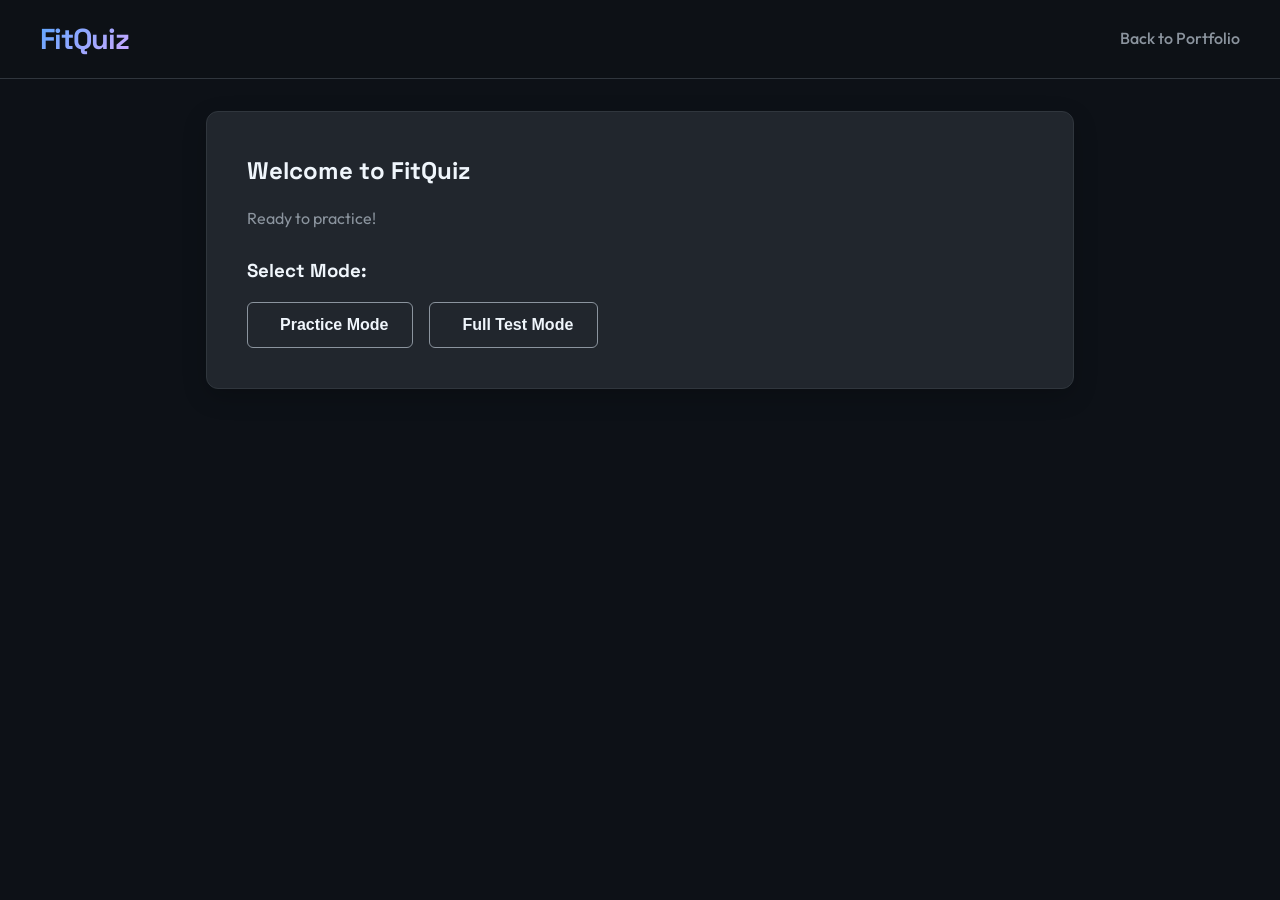
<file: Fitquiz/index.html>
<!DOCTYPE html>
<html lang="en">

<head>
    <meta charset="UTF-8">
    <meta name="viewport" content="width=device-width, initial-scale=1.0">
    <title>FitQuiz | Practice Tool</title>
    <link rel="preconnect" href="https://fonts.googleapis.com">
    <link rel="preconnect" href="https://fonts.gstatic.com" crossorigin>
    <link
        href="https://fonts.googleapis.com/css2?family=Outfit:wght@300;400;600;700&family=Space+Grotesk:wght@500;700&display=swap"
        rel="stylesheet">
    <link rel="stylesheet" href="style.css">
    <script src="https://cdnjs.cloudflare.com/ajax/libs/font-awesome/6.4.0/css/all.min.css"></script>
</head>

<body>
    <header id="header">
        <nav class="navbar">
            <div class="logo">FitQuiz</div>
            <a href="../index.html" class="back-link"><i class="fas fa-arrow-left"></i> Back to Portfolio</a>
        </nav>
    </header>

    <main class="container main-content">
        <!-- Settings Section -->
        <section id="setup-section" class="card fade-in">
            <h2>Welcome to FitQuiz</h2>
            <p class="subtitle">Loading Quiz Data...</p>

            <div class="mode-selection" style="display: none;">
                <h3>Select Mode:</h3>
                <div class="buttons-row">
                    <button id="btnPracticeMode" class="btn btn-secondary"><i class="fas fa-random"></i> Practice
                        Mode</button>
                    <button id="btnFullTestMode" class="btn btn-secondary"><i class="fas fa-list"></i> Full Test
                        Mode</button>
                </div>
            </div>
            <div id="setupError" class="error-msg"></div>
        </section>

        <!-- Practice Mode Section -->
        <section id="practice-section" class="card" style="display: none;">
            <div class="mode-header">
                <h2>Practice Mode</h2>
                <button class="btn btn-text btn-exit"><i class="fas fa-times"></i> Exit</button>
            </div>
            <div class="progress-info">
                <span>Question <span id="practiceCurrentNum">1</span></span>
            </div>

            <div class="question-container">
                <h3 id="practiceQuestionText" class="question-text">Loading question...</h3>
                <div id="practiceOptions" class="options-grid">
                    <!-- Options populated by JS -->
                </div>
            </div>

            <div class="feedback-container">
                <p id="practiceFeedback" class="feedback-text"></p>
                <button id="btnNextQuestion" class="btn btn-primary" style="display: none;">Next Question <i
                        class="fas fa-arrow-right"></i></button>
            </div>
        </section>

        <!-- Full Test Mode Section -->
        <section id="test-section" class="card" style="display: none;">
            <div class="mode-header">
                <h2>Full Test Mode</h2>
                <button class="btn btn-text btn-exit"><i class="fas fa-times"></i> Exit</button>
            </div>
            <p class="subtitle">Answer all questions and submit to see your score.</p>

            <div id="testQuestionsList" class="test-list">
                <!-- Questions populated by JS -->
            </div>

            <div class="test-footer">
                <div id="testScoreDisplay" class="score-display" style="display: none;">
                    <h3>Your Score: <span id="finalScore">0</span> / <span id="totalQuestions">0</span></h3>
                </div>
                <button id="btnSubmitTest" class="btn btn-primary">Submit Test</button>
            </div>
        </section>

    </main>

    <script src="script.js"></script>
</body>

</html>
</file>
<file: Fitquiz/style.css>
/* FitQuiz Styles */
:root {
    --bg-color: #0d1117;
    --bg-alt: #161b22;
    --primary-color: #58a6ff;
    --secondary-color: #8b949e;
    --text-color: #c9d1d9;
    --heading-color: #f0f6fc;
    --accent-color: #2ea043;
    --error-color: #f85149;
    --card-bg: #21262d;
    --border-color: #30363d;
    --font-heading: 'Space Grotesk', sans-serif;
    --font-body: 'Outfit', sans-serif;
}

* {
    margin: 0;
    padding: 0;
    box-sizing: border-box;
}

body {
    background-color: var(--bg-color);
    color: var(--text-color);
    font-family: var(--font-body);
    line-height: 1.6;
    min-height: 100vh;
    display: flex;
    flex-direction: column;
}

h1,
h2,
h3,
h4 {
    font-family: var(--font-heading);
    color: var(--heading-color);
    margin-bottom: 1rem;
}

a {
    text-decoration: none;
    color: inherit;
    transition: 0.3s;
}

/* Header */
#header {
    background-color: rgba(13, 17, 23, 0.95);
    border-bottom: 1px solid var(--border-color);
    padding: 1rem 2rem;
    position: sticky;
    top: 0;
    z-index: 10;
}

.navbar {
    display: flex;
    justify-content: space-between;
    align-items: center;
    max-width: 1200px;
    margin: 0 auto;
}

.logo {
    font-family: var(--font-heading);
    font-size: 1.8rem;
    font-weight: 800;
    color: var(--heading-color);
    background: linear-gradient(135deg, var(--primary-color), #d2a8ff);
    background-clip: text;
    -webkit-background-clip: text;
    -webkit-text-fill-color: transparent;
    letter-spacing: -1px;
}

.back-link {
    color: var(--secondary-color);
    font-weight: 500;
    display: flex;
    align-items: center;
    gap: 0.5rem;
}

.back-link:hover {
    color: var(--primary-color);
}

/* Main Content */
.container {
    max-width: 900px;
    margin: 2rem auto;
    padding: 0 1rem;
    flex-grow: 1;
    width: 100%;
}

.card {
    background: var(--card-bg);
    border: 1px solid var(--border-color);
    border-radius: 12px;
    padding: 2.5rem;
    box-shadow: 0 8px 24px rgba(0, 0, 0, 0.2);
    margin-bottom: 2rem;
}

.subtitle {
    color: var(--secondary-color);
    margin-bottom: 1.5rem;
}

.error-msg {
    color: var(--error-color);
    margin-top: 1rem;
    font-size: 0.9rem;
    display: none;
}

/* Buttons */
.btn {
    display: inline-flex;
    align-items: center;
    justify-content: center;
    gap: 0.5rem;
    padding: 0.8rem 1.5rem;
    border-radius: 6px;
    font-weight: 600;
    cursor: pointer;
    border: none;
    font-size: 1rem;
    transition: all 0.3s ease;
}

.btn-primary {
    background-color: var(--accent-color);
    color: white;
}

.btn-primary:hover {
    background-color: #3fb950;
    transform: translateY(-2px);
    box-shadow: 0 4px 12px rgba(46, 160, 67, 0.4);
}

.btn-secondary {
    background-color: transparent;
    border: 1px solid var(--secondary-color);
    color: var(--heading-color);
}

.btn-secondary:hover {
    border-color: var(--primary-color);
    color: var(--primary-color);
    background-color: rgba(88, 166, 255, 0.1);
}

.btn-text {
    background: none;
    border: none;
    color: var(--secondary-color);
    padding: 0.5rem;
}

.btn-text:hover {
    color: var(--text-color);
}

/* File Upload */
.upload-container {
    display: flex;
    align-items: center;
    gap: 1rem;
    margin-bottom: 2rem;
}

input[type="file"] {
    display: none;
}

.file-name {
    color: var(--secondary-color);
    font-size: 0.9rem;
    font-family: monospace;
}

.mode-selection .buttons-row {
    display: flex;
    gap: 1rem;
    margin-top: 1rem;
}

/* Options Grid */
.options-grid {
    display: grid;
    grid-template-columns: 1fr;
    gap: 1rem;
    margin: 1.5rem 0;
}

.option-btn {
    text-align: left;
    padding: 1rem 1.5rem;
    background: var(--bg-color);
    border: 1px solid var(--border-color);
    border-radius: 8px;
    color: var(--text-color);
    font-size: 1rem;
    cursor: pointer;
    transition: all 0.2s;
    display: flex;
    gap: 1rem;
}

.option-btn:hover:not(:disabled) {
    border-color: var(--primary-color);
    background: rgba(88, 166, 255, 0.05);
}

.option-btn.correct {
    background-color: rgba(46, 160, 67, 0.15);
    border-color: var(--accent-color);
    color: #3fb950;
}

.option-btn.incorrect {
    background-color: rgba(248, 81, 73, 0.15);
    border-color: var(--error-color);
    color: var(--error-color);
}

.option-label {
    font-weight: 700;
    color: var(--secondary-color);
}

.option-btn.correct .option-label {
    color: #3fb950;
}

.option-btn.incorrect .option-label {
    color: var(--error-color);
}

/* Practice Mode */
.mode-header {
    display: flex;
    justify-content: space-between;
    align-items: center;
    margin-bottom: 1.5rem;
    padding-bottom: 1rem;
    border-bottom: 1px solid var(--border-color);
}

.question-text {
    font-size: 1.2rem;
    font-weight: 500;
    line-height: 1.5;
    margin-bottom: 1.5rem;
}

.feedback-container {
    display: flex;
    justify-content: space-between;
    align-items: center;
    margin-top: 1.5rem;
    min-height: 50px;
}

.feedback-text {
    font-weight: 600;
    font-size: 1.1rem;
}

.feedback-text.correct-text {
    color: var(--accent-color);
}

.feedback-text.incorrect-text {
    color: var(--error-color);
}

/* Full Test Mode */
.test-item {
    padding: 1.5rem 0;
    border-bottom: 1px solid var(--border-color);
}

.test-item:last-child {
    border-bottom: none;
}

.test-item .options-grid {
    grid-template-columns: 1fr 1fr;
    /* 2 columns for full test to save space */
}

@media (max-width: 600px) {
    .test-item .options-grid {
        grid-template-columns: 1fr;
    }
}

.test-footer {
    display: flex;
    justify-content: space-between;
    align-items: center;
    margin-top: 2rem;
    padding-top: 2rem;
    border-top: 1px solid var(--border-color);
}

.score-display h3 {
    margin: 0;
    color: var(--primary-color);
}

/* Utilities */
.fade-in {
    animation: fadeIn 0.4s ease-in;
}

@keyframes fadeIn {
    from {
        opacity: 0;
        transform: translateY(10px);
    }

    to {
        opacity: 1;
        transform: translateY(0);
    }
}
</file>
